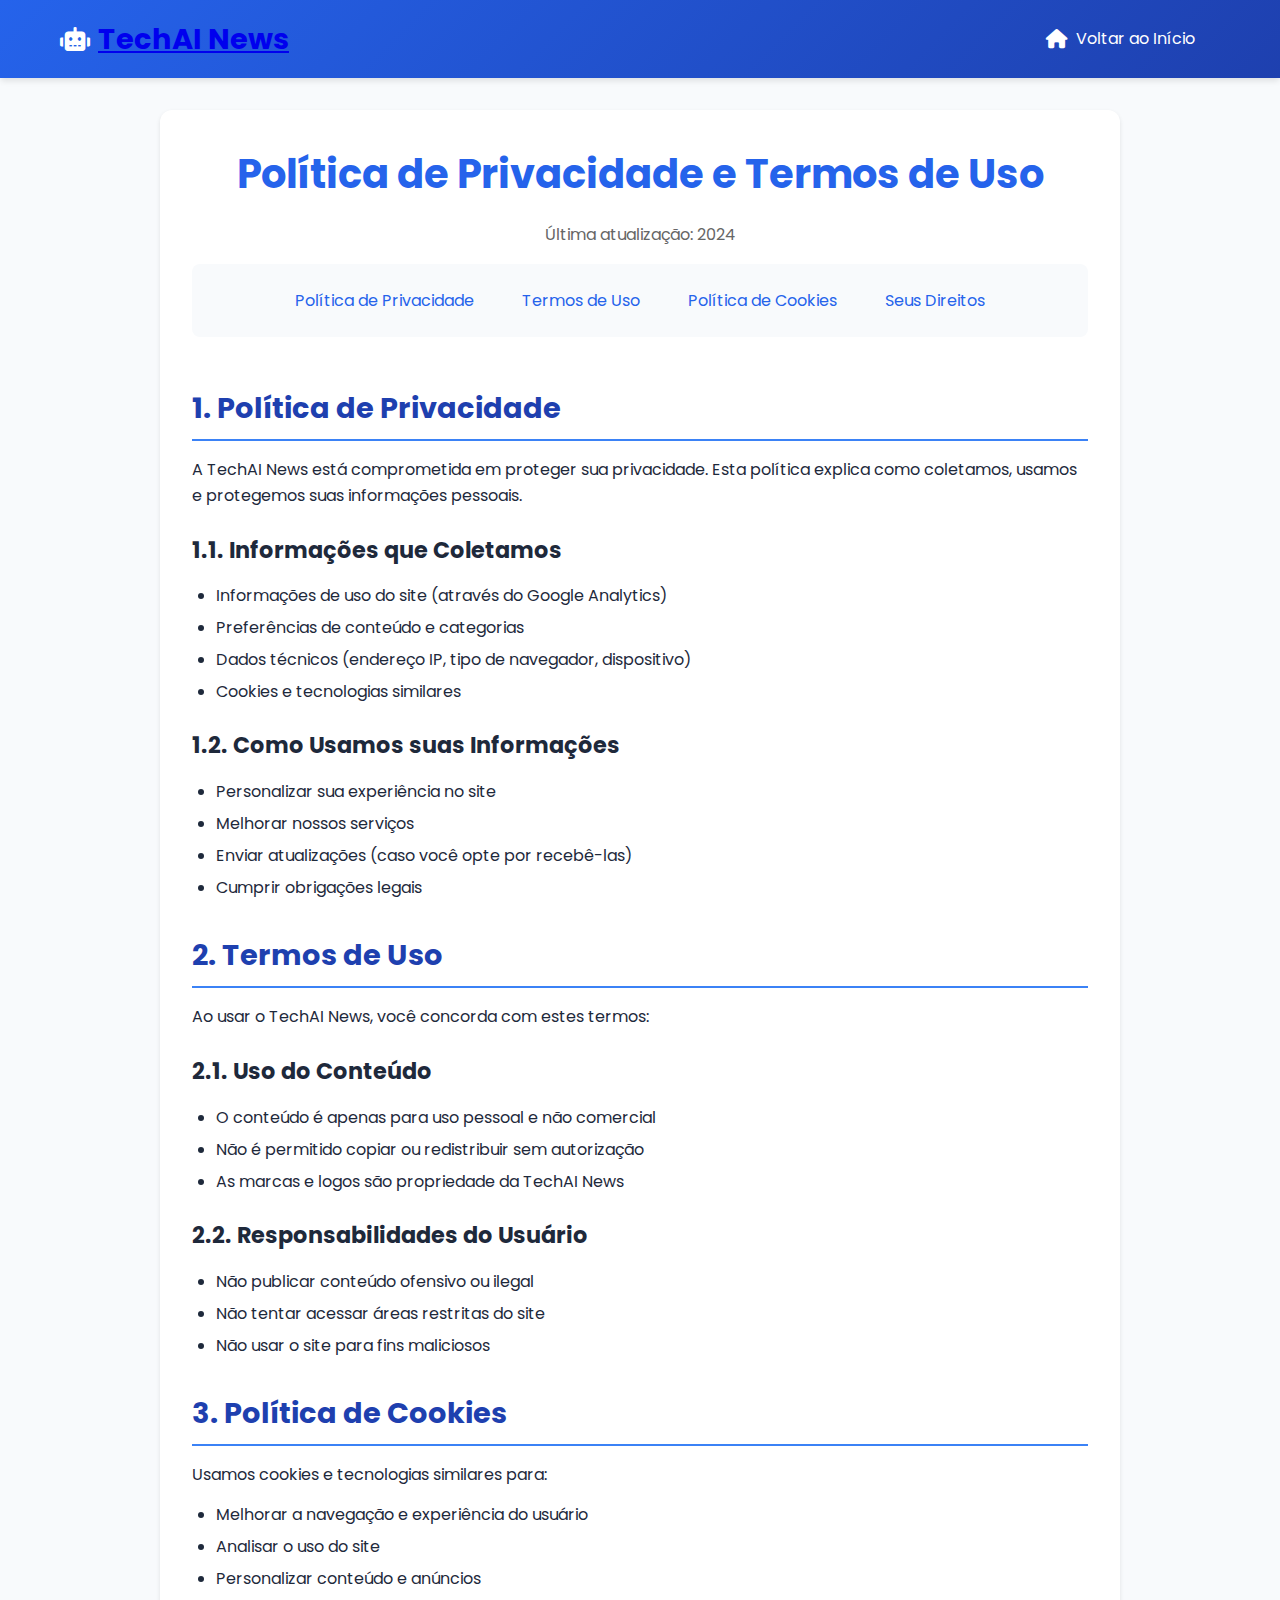
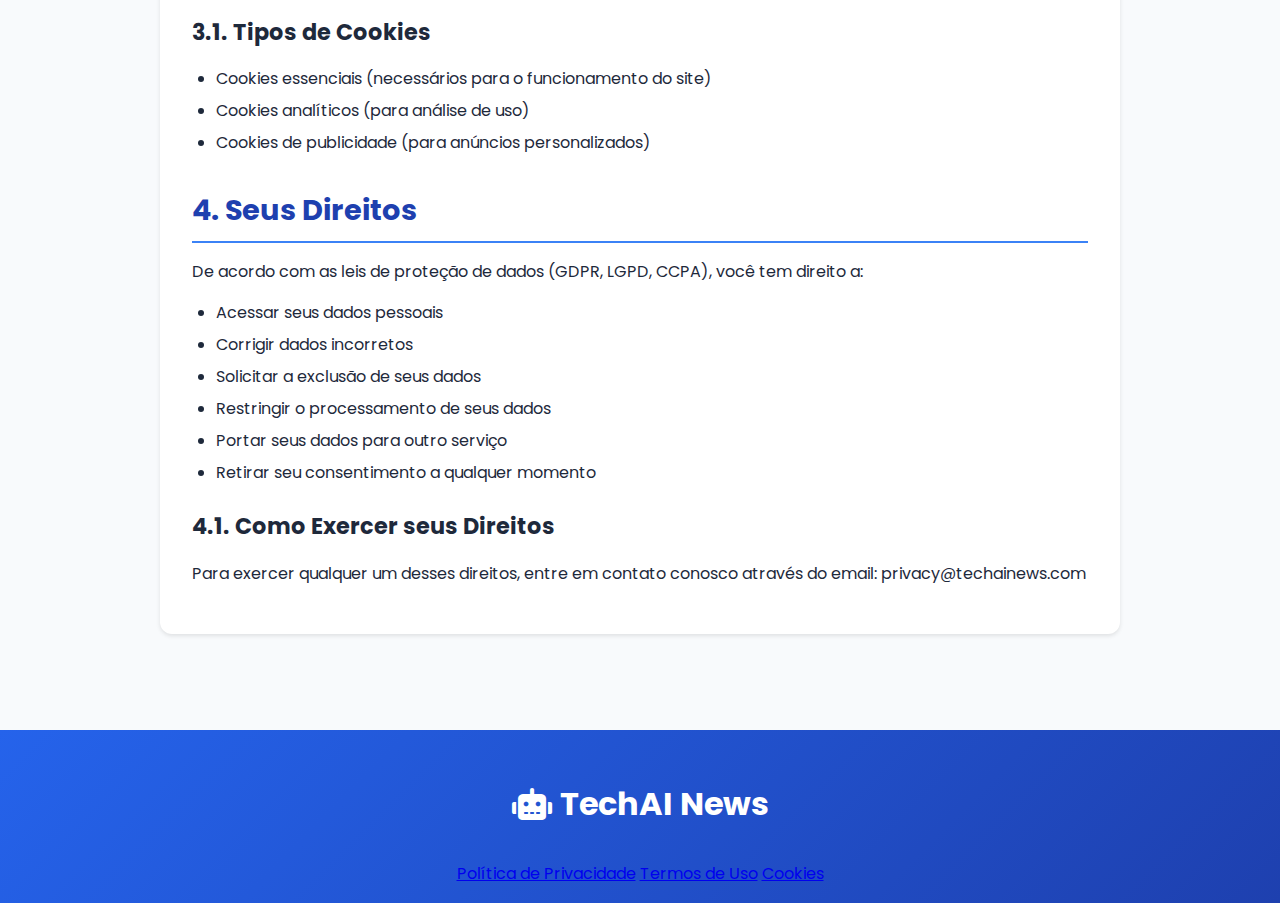
<file: privacy-policy.html>
<!DOCTYPE html>
<html lang="pt-BR">
<head>
    <meta charset="UTF-8">
    <meta name="viewport" content="width=device-width, initial-scale=1.0">
    <title>Política de Privacidade - TechAI News</title>
    <link rel="stylesheet" href="styles.css">
    <link href="https://fonts.googleapis.com/css2?family=Poppins:wght@400;500;600;700&display=swap" rel="stylesheet">
    <link rel="stylesheet" href="https://cdnjs.cloudflare.com/ajax/libs/font-awesome/6.0.0/css/all.min.css">
</head>
<body>
    <header class="main-header">
        <nav>
            <div class="logo">
                <i class="fas fa-robot"></i>
                <a href="index.html">TechAI News</a>
            </div>
            <div class="nav-links">
                <a href="index.html">
                    <i class="fas fa-home"></i>
                    Voltar ao Início
                </a>
            </div>
        </nav>
    </header>

    <main class="policy-content">
        <section class="policy-section">
            <h1>Política de Privacidade e Termos de Uso</h1>
            <p class="last-updated">Última atualização: <span id="lastUpdate">2024</span></p>

            <div class="policy-nav">
                <a href="#privacy">Política de Privacidade</a>
                <a href="#terms">Termos de Uso</a>
                <a href="#cookies">Política de Cookies</a>
                <a href="#rights">Seus Direitos</a>
            </div>

            <section id="privacy">
                <h2>1. Política de Privacidade</h2>
                <p>A TechAI News está comprometida em proteger sua privacidade. Esta política explica como coletamos, usamos e protegemos suas informações pessoais.</p>

                <h3>1.1. Informações que Coletamos</h3>
                <ul>
                    <li>Informações de uso do site (através do Google Analytics)</li>
                    <li>Preferências de conteúdo e categorias</li>
                    <li>Dados técnicos (endereço IP, tipo de navegador, dispositivo)</li>
                    <li>Cookies e tecnologias similares</li>
                </ul>

                <h3>1.2. Como Usamos suas Informações</h3>
                <ul>
                    <li>Personalizar sua experiência no site</li>
                    <li>Melhorar nossos serviços</li>
                    <li>Enviar atualizações (caso você opte por recebê-las)</li>
                    <li>Cumprir obrigações legais</li>
                </ul>
            </section>

            <section id="terms">
                <h2>2. Termos de Uso</h2>
                <p>Ao usar o TechAI News, você concorda com estes termos:</p>

                <h3>2.1. Uso do Conteúdo</h3>
                <ul>
                    <li>O conteúdo é apenas para uso pessoal e não comercial</li>
                    <li>Não é permitido copiar ou redistribuir sem autorização</li>
                    <li>As marcas e logos são propriedade da TechAI News</li>
                </ul>

                <h3>2.2. Responsabilidades do Usuário</h3>
                <ul>
                    <li>Não publicar conteúdo ofensivo ou ilegal</li>
                    <li>Não tentar acessar áreas restritas do site</li>
                    <li>Não usar o site para fins maliciosos</li>
                </ul>
            </section>

            <section id="cookies">
                <h2>3. Política de Cookies</h2>
                <p>Usamos cookies e tecnologias similares para:</p>
                <ul>
                    <li>Melhorar a navegação e experiência do usuário</li>
                    <li>Analisar o uso do site</li>
                    <li>Personalizar conteúdo e anúncios</li>
                </ul>

                <h3>3.1. Tipos de Cookies</h3>
                <ul>
                    <li>Cookies essenciais (necessários para o funcionamento do site)</li>
                    <li>Cookies analíticos (para análise de uso)</li>
                    <li>Cookies de publicidade (para anúncios personalizados)</li>
                </ul>
            </section>

            <section id="rights">
                <h2>4. Seus Direitos</h2>
                <p>De acordo com as leis de proteção de dados (GDPR, LGPD, CCPA), você tem direito a:</p>
                <ul>
                    <li>Acessar seus dados pessoais</li>
                    <li>Corrigir dados incorretos</li>
                    <li>Solicitar a exclusão de seus dados</li>
                    <li>Restringir o processamento de seus dados</li>
                    <li>Portar seus dados para outro serviço</li>
                    <li>Retirar seu consentimento a qualquer momento</li>
                </ul>

                <h3>4.1. Como Exercer seus Direitos</h3>
                <p>Para exercer qualquer um desses direitos, entre em contato conosco através do email: privacy@techainews.com</p>
            </section>

    </main>

    <footer>
        <div class="footer-content">
            <div class="footer-logo">
                <i class="fas fa-robot"></i>
                TechAI News
            </div>
            <div class="footer-links">
                <a href="privacy-policy.html">Política de Privacidade</a>
                <a href="privacy-policy.html#terms">Termos de Uso</a>
                <a href="privacy-policy.html#cookies">Cookies</a>
            </div>
        </div>
    </footer>
</body>
</html>
</file>
<file: styles.css>
/* Variables */
:root {
    --primary-color: #2563eb;
    --secondary-color: #1e40af;
    --background-color: #f8fafc;
    --text-color: #1e293b;
    --card-background: #ffffff;
    --accent-color: #3b82f6;
    --success-color: #10b981;
    --error-color: #ef4444;
}

/* Reset and Base Styles */
* {
    margin: 0;
    padding: 0;
    box-sizing: border-box;
}

body {
    font-family: 'Poppins', sans-serif;
    line-height: 1.6;
    background-color: var(--background-color);
    color: var(--text-color);
}

/* Header */
.main-header {
    background: linear-gradient(135deg, var(--primary-color), var(--secondary-color));
    color: white;
    padding: 1rem 0;
    box-shadow: 0 4px 6px -1px rgba(0, 0, 0, 0.1);
}

nav {
    max-width: 1200px;
    margin: 0 auto;
    padding: 0 20px;
    display: flex;
    justify-content: space-between;
    align-items: center;
}

.logo {
    font-size: 1.8rem;
    font-weight: 700;
    display: flex;
    align-items: center;
    gap: 0.5rem;
}

.logo i {
    font-size: 1.5rem;
}

.nav-links {
    display: flex;
    gap: 1rem;
    flex-wrap: wrap;
}

.nav-links a {
    color: white;
    text-decoration: none;
    padding: 0.5rem 1rem;
    border-radius: 8px;
    transition: all 0.3s ease;
    display: flex;
    align-items: center;
    gap: 0.5rem;
    flex: 1;
    min-width: 200px;
    justify-content: center;
    white-space: nowrap;
}

.nav-links a i {
    font-size: 1.2rem;
}

.nav-links a:hover,
.nav-links a.active {
    background-color: rgba(255, 255, 255, 0.1);
    transform: translateY(-2px);
}

/* Main Content */
main {
    max-width: 1200px;
    margin: 0 auto;
    padding: 2rem 20px;
}

.page-header {
    text-align: center;
    margin-bottom: 3rem;
}

.section-title {
    font-size: 2.5rem;
    color: var(--primary-color);
    margin-bottom: 0.5rem;
    font-weight: 700;
}

.category-description {
    color: #64748b;
    font-size: 1.1rem;
}

/* News Container */
.news-container,
.videos-container {
    display: grid;
    grid-template-columns: repeat(auto-fit, minmax(300px, 1fr));
    gap: 2rem;
    margin-bottom: 4rem;
}

/* News Cards */
.news-card {
    background: var(--card-background);
    border-radius: 16px;
    overflow: hidden;
    box-shadow: 0 4px 6px -1px rgba(0, 0, 0, 0.1);
    transition: all 0.3s ease;
    border: 1px solid rgba(0, 0, 0, 0.1);
}

.news-card:hover {
    transform: translateY(-10px);
    box-shadow: 0 20px 25px -5px rgba(0, 0, 0, 0.1);
}

.news-image {
    width: 100%;
    height: 200px;
    object-fit: cover;
}

.news-content {
    padding: 1.5rem;
}

.news-title {
    font-size: 1.2rem;
    color: var(--text-color);
    margin-bottom: 0.8rem;
    font-weight: 600;
    line-height: 1.4;
}

.news-description {
    color: #64748b;
    margin-bottom: 1.2rem;
    display: -webkit-box;
    -webkit-line-clamp: 3;
    -webkit-box-orient: vertical;
    overflow: hidden;
}

.news-source {
    color: #94a3b8;
    font-size: 0.9rem;
    margin-bottom: 1rem;
}

.news-link {
    display: inline-block;
    padding: 0.8rem 1.5rem;
    background-color: var(--primary-color);
    color: white;
    text-decoration: none;
    border-radius: 8px;
    transition: all 0.3s ease;
    border: none;
    cursor: pointer;
    font-weight: 500;
}

.news-link:hover {
    background-color: var(--secondary-color);
    transform: translateY(-2px);
}

/* Video Cards */
.video-card {
    background: var(--card-background);
    border-radius: 16px;
    overflow: hidden;
    box-shadow: 0 4px 6px -1px rgba(0, 0, 0, 0.1);
    transition: all 0.3s ease;
    cursor: pointer;
}

.video-card:hover {
    transform: translateY(-10px);
    box-shadow: 0 20px 25px -5px rgba(0, 0, 0, 0.1);
}

.video-thumbnail {
    position: relative;
    width: 100%;
    padding-top: 56.25%;
    background: #f1f5f9;
}

.video-thumbnail img {
    position: absolute;
    top: 0;
    left: 0;
    width: 100%;
    height: 100%;
    object-fit: cover;
}

.video-play-button {
    position: absolute;
    top: 50%;
    left: 50%;
    transform: translate(-50%, -50%);
    width: 60px;
    height: 60px;
    background-color: var(--primary-color);
    border-radius: 50%;
    display: flex;
    align-items: center;
    justify-content: center;
    transition: all 0.3s ease;
}

.video-play-button:before {
    content: '\f04b';
    font-family: 'Font Awesome 6 Free';
    font-weight: 900;
    color: white;
    font-size: 1.5rem;
}

.video-card:hover .video-play-button {
    background-color: var(--secondary-color);
    transform: translate(-50%, -50%) scale(1.1);
}

.video-content {
    padding: 1.5rem;
}

.video-title {
    font-size: 1.2rem;
    color: var(--text-color);
    margin-bottom: 0.5rem;
    font-weight: 600;
    display: -webkit-box;
    -webkit-line-clamp: 2;
    -webkit-box-orient: vertical;
    overflow: hidden;
}

.video-channel {
    color: #64748b;
    font-size: 0.9rem;
    margin-bottom: 0.5rem;
}

.video-date {
    color: #94a3b8;
    font-size: 0.8rem;
}

/* Modal */
.modal {
    display: none;
    position: fixed;
    z-index: 1000;
    left: 0;
    top: 0;
    width: 100%;
    height: 100%;
    background-color: rgba(0, 0, 0, 0.8);
    backdrop-filter: blur(5px);
}

.modal-content {
    background: var(--card-background);
    margin: 5% auto;
    padding: 2rem;
    width: 90%;
    max-width: 800px;
    border-radius: 16px;
    position: relative;
    max-height: 85vh;
    overflow-y: auto;
}

.close-button {
    position: absolute;
    right: 1.5rem;
    top: 1.5rem;
    font-size: 1.5rem;
    color: #94a3b8;
    cursor: pointer;
    transition: all 0.3s ease;
    width: 40px;
    height: 40px;
    display: flex;
    align-items: center;
    justify-content: center;
    border-radius: 50%;
    background-color: rgba(0, 0, 0, 0.1);
}

.close-button:hover {
    background-color: var(--error-color);
    color: white;
}

/* Pagination Styles */
.pagination {
    display: flex;
    justify-content: center;
    align-items: center;
    gap: 1.5rem;
    margin: 2rem 0;
    padding: 1rem;
}

.pagination-button {
    display: flex;
    align-items: center;
    gap: 0.5rem;
    padding: 0.75rem 1.5rem;
    background: var(--primary-color);
    color: white;
    border: none;
    border-radius: 8px;
    cursor: pointer;
    font-family: 'Poppins', sans-serif;
    font-weight: 500;
    transition: all 0.3s ease;
}

.pagination-button:hover:not(:disabled) {
    background: var(--secondary-color);
    transform: translateY(-2px);
}

.pagination-button:disabled {
    background: #cbd5e1;
    cursor: not-allowed;
    transform: none;
}

.pagination-button i {
    font-size: 0.9rem;
}

.page-info {
    font-size: 1.1rem;
    color: var(--text-color);
    font-weight: 500;
}

.page-info span {
    color: var(--primary-color);
    font-weight: 600;
}

/* Category Filters */
.category-filters {
    display: flex;
    justify-content: center;
    gap: 1rem;
    margin: 2rem 0;
    flex-wrap: wrap;
    padding: 0 1rem;
}

.filter-button {
    display: flex;
    align-items: center;
    gap: 0.5rem;
    padding: 0.75rem 1.5rem;
    background: white;
    color: var(--text-color);
    border: 2px solid var(--primary-color);
    border-radius: 8px;
    cursor: pointer;
    font-family: 'Poppins', sans-serif;
    font-weight: 500;
    transition: all 0.3s ease;
}

.filter-button i {
    font-size: 1.1rem;
}

.filter-button:hover,
.filter-button.active {
    background: var(--primary-color);
    color: white;
    transform: translateY(-2px);
}

/* Language Filters */
.language-filters {
    display: flex;
    flex-wrap: wrap;
    gap: 10px;
    margin: 20px auto;
    max-width: 1200px;
    padding: 0 20px;
    justify-content: center;
}

.language-button {
    background: linear-gradient(145deg, #2a2a2a, #3a3a3a);
    border: none;
    border-radius: 25px;
    color: #fff;
    cursor: pointer;
    font-family: 'Poppins', sans-serif;
    font-size: 14px;
    padding: 8px 16px;
    transition: all 0.3s ease;
    display: flex;
    align-items: center;
    gap: 8px;
}

.language-button i {
    font-size: 16px;
}

.language-button:hover {
    background: linear-gradient(145deg, #3a3a3a, #4a4a4a);
    transform: translateY(-2px);
}

.language-button.active {
    background: linear-gradient(145deg, #007bff, #0056b3);
    box-shadow: 0 4px 15px rgba(0, 123, 255, 0.3);
}

/* Level Filters */
.level-filters {
    display: flex;
    flex-wrap: wrap;
    gap: 10px;
    margin: 20px auto;
    max-width: 1200px;
    padding: 0 20px;
    justify-content: center;
}

.level-button {
    background: linear-gradient(145deg, #2a2a2a, #3a3a3a);
    border: none;
    border-radius: 25px;
    color: #fff;
    cursor: pointer;
    font-family: 'Poppins', sans-serif;
    font-size: 14px;
    padding: 8px 16px;
    transition: all 0.3s ease;
    display: flex;
    align-items: center;
    gap: 8px;
}

.level-button i {
    font-size: 16px;
}

.level-button:hover {
    background: linear-gradient(145deg, #3a3a3a, #4a4a4a);
    transform: translateY(-2px);
}

.level-button.active {
    background: linear-gradient(145deg, #007bff, #0056b3);
    box-shadow: 0 4px 15px rgba(0, 123, 255, 0.3);
}

@media (max-width: 768px) {
    .language-filters {
        gap: 8px;
        padding: 0 10px;
    }

    .language-button {
        font-size: 12px;
        padding: 6px 12px;
    }

    .level-filters {
        gap: 8px;
        padding: 0 10px;
    }

    .level-button {
        font-size: 12px;
        padding: 6px 12px;
    }
}

/* Containers de Anúncios */
.ad-container {
    margin: 20px auto;
    text-align: center;
    overflow: hidden;
    background: #f8f9fa;
    border-radius: 10px;
    padding: 10px;
}

/* Anúncio Principal (Topo) */
.top-ad {
    max-width: 1200px;
    min-height: 90px;
    margin-top: 0;
}

/* Anúncio Lateral */
.sidebar-ad {
    width: 300px;
    min-height: 600px;
    float: right;
    margin: 0 0 20px 20px;
}

/* Anúncio no Conteúdo */
.content-ad {
    max-width: 728px;
    min-height: 90px;
    margin: 30px auto;
    clear: both;
}

/* Responsividade dos Anúncios */
@media (max-width: 1200px) {
    .top-ad {
        padding: 10px;
    }
}

@media (max-width: 768px) {
    .sidebar-ad {
        float: none;
        width: 100%;
        min-height: 250px;
        margin: 20px auto;
    }

    .content-ad {
        min-height: 250px;
    }
}

/* Placeholder para Anúncios (Durante Carregamento) */
.ad-placeholder {
    display: flex;
    align-items: center;
    justify-content: center;
    background: #f0f0f0;
    color: #999;
    font-size: 14px;
    padding: 20px;
    border-radius: 8px;
    min-height: 90px;
}

/* Área de Anúncios */
.ad-container {
    max-width: 1200px;
    margin: 40px auto;
    padding: 0 20px;
}

.ad-slot {
    width: 100%;
    min-height: 250px;
    background: #f5f5f5;
    border-radius: 10px;
    display: flex;
    align-items: center;
    justify-content: center;
    margin-bottom: 40px;
}

.ad-placeholder {
    color: #999;
    font-size: 14px;
}

/* Seção de Apoio */
.support-section,
.support-button {
    display: none;
}

/* Footer */
footer {
    background: linear-gradient(135deg, var(--primary-color), var(--secondary-color));
    color: white;
    padding: 3rem 0 1rem;
    margin-top: 4rem;
}

.footer-content {
    max-width: 1200px;
    margin: 0 auto;
    padding: 0 20px;
    display: flex;
    flex-direction: column;
    align-items: center;
    gap: 2rem;
    text-align: center;
}

.footer-logo {
    font-size: 2rem;
    font-weight: 700;
    display: flex;
    align-items: center;
    gap: 0.5rem;
}

.footer-text {
    font-size: 1.1rem;
    opacity: 0.9;
}

.footer-social {
    display: flex;
    gap: 1rem;
}

.social-icon {
    color: white;
    font-size: 1.5rem;
    transition: all 0.3s ease;
}

.social-icon:hover {
    transform: translateY(-5px);
    opacity: 0.8;
}

.footer-bottom {
    text-align: center;
    padding-top: 2rem;
    margin-top: 2rem;
    border-top: 1px solid rgba(255, 255, 255, 0.1);
    font-size: 0.9rem;
    opacity: 0.8;
}

/* Loading Animation */
.loading {
    text-align: center;
    padding: 2rem;
    color: var(--text-color);
    display: flex;
    flex-direction: column;
    align-items: center;
    gap: 1rem;
}

.loading:after {
    content: '';
    width: 40px;
    height: 40px;
    border: 4px solid #f3f3f3;
    border-top: 4px solid var(--primary-color);
    border-radius: 50%;
    animation: spin 1s linear infinite;
}

@keyframes spin {
    0% { transform: rotate(0deg); }
    100% { transform: rotate(360deg); }
}

/* Modal Content Styles */
.modal-news-content {
    margin-top: 20px;
}

.modal-news-image {
    width: 100%;
    max-height: 400px;
    object-fit: cover;
    border-radius: 8px;
    margin-bottom: 20px;
}

.modal-news-title {
    font-size: 1.8rem;
    margin-bottom: 1rem;
    color: var(--text-color);
}

.modal-news-meta {
    color: #64748b;
    margin-bottom: 1rem;
    font-size: 0.9rem;
}

.modal-news-description {
    line-height: 1.8;
    color: var(--text-color);
    margin-bottom: 2rem;
}

.video-modal-content {
    padding: 0;
    width: 90%;
    max-width: 960px;
    background: #000;
}

.video-wrapper {
    position: relative;
    padding-bottom: 56.25%;
    height: 0;
    overflow: hidden;
}

.video-wrapper iframe {
    position: absolute;
    top: 0;
    left: 0;
    width: 100%;
    height: 100%;
    border: none;
}

/* Estilos para a página de política */
.policy-content {
    max-width: 1000px;
    margin: 0 auto;
    padding: 2rem 20px;
}

.policy-section {
    background: var(--card-background);
    padding: 2rem;
    border-radius: 12px;
    box-shadow: 0 2px 4px rgba(0, 0, 0, 0.1);
}

.policy-section h1 {
    color: var(--primary-color);
    font-size: 2.5rem;
    margin-bottom: 1rem;
    text-align: center;
}

.last-updated {
    text-align: center;
    color: #666;
    margin-bottom: 2rem;
}

.policy-nav {
    display: flex;
    justify-content: center;
    gap: 1rem;
    flex-wrap: wrap;
    margin-bottom: 3rem;
    padding: 1rem;
    background: var(--background-color);
    border-radius: 8px;
}

.policy-nav a {
    color: var(--primary-color);
    text-decoration: none;
    padding: 0.5rem 1rem;
    border-radius: 6px;
    transition: all 0.3s ease;
}

.policy-nav a:hover {
    background: var(--primary-color);
    color: white;
}

.policy-section h2 {
    color: var(--secondary-color);
    font-size: 1.8rem;
    margin: 2rem 0 1rem;
    padding-bottom: 0.5rem;
    border-bottom: 2px solid var(--accent-color);
}

.policy-section h3 {
    color: var(--text-color);
    font-size: 1.4rem;
    margin: 1.5rem 0 1rem;
}

.policy-section p {
    margin-bottom: 1rem;
    line-height: 1.6;
}

.policy-section ul {
    margin-bottom: 1.5rem;
    padding-left: 1.5rem;
}

.policy-section li {
    margin-bottom: 0.5rem;
    line-height: 1.5;
}

.policy-section #contact ul {
    list-style: none;
    padding-left: 0;
}

.policy-section #contact li {
    display: flex;
    align-items: center;
    gap: 0.5rem;
    margin-bottom: 1rem;
}

/* Responsividade */
@media (max-width: 768px) {
    .policy-section {
        padding: 1.5rem;
    }

    .policy-section h1 {
        font-size: 2rem;
    }

    .policy-nav {
        flex-direction: column;
        align-items: center;
    }

    .policy-nav a {
        width: 100%;
        text-align: center;
    }
}

/* Responsive Design */
@media (max-width: 1200px) {
    .nav-links {
        justify-content: center;
    }
    
    .nav-links a {
        min-width: 180px;
    }
}

@media (max-width: 768px) {
    nav {
        flex-direction: column;
        gap: 1rem;
        padding: 1rem;
    }

    .nav-links {
        flex-direction: column;
        width: 100%;
    }

    .nav-links a {
        justify-content: center;
    }

    .section-title {
        font-size: 2rem;
    }

    .modal-content {
        margin: 10% auto;
        width: 95%;
        padding: 1.5rem;
    }

    .footer-content {
        gap: 1.5rem;
    }

    .category-filters {
        flex-direction: column;
        align-items: stretch;
    }

    .filter-button {
        justify-content: center;
    }
}
</file>
